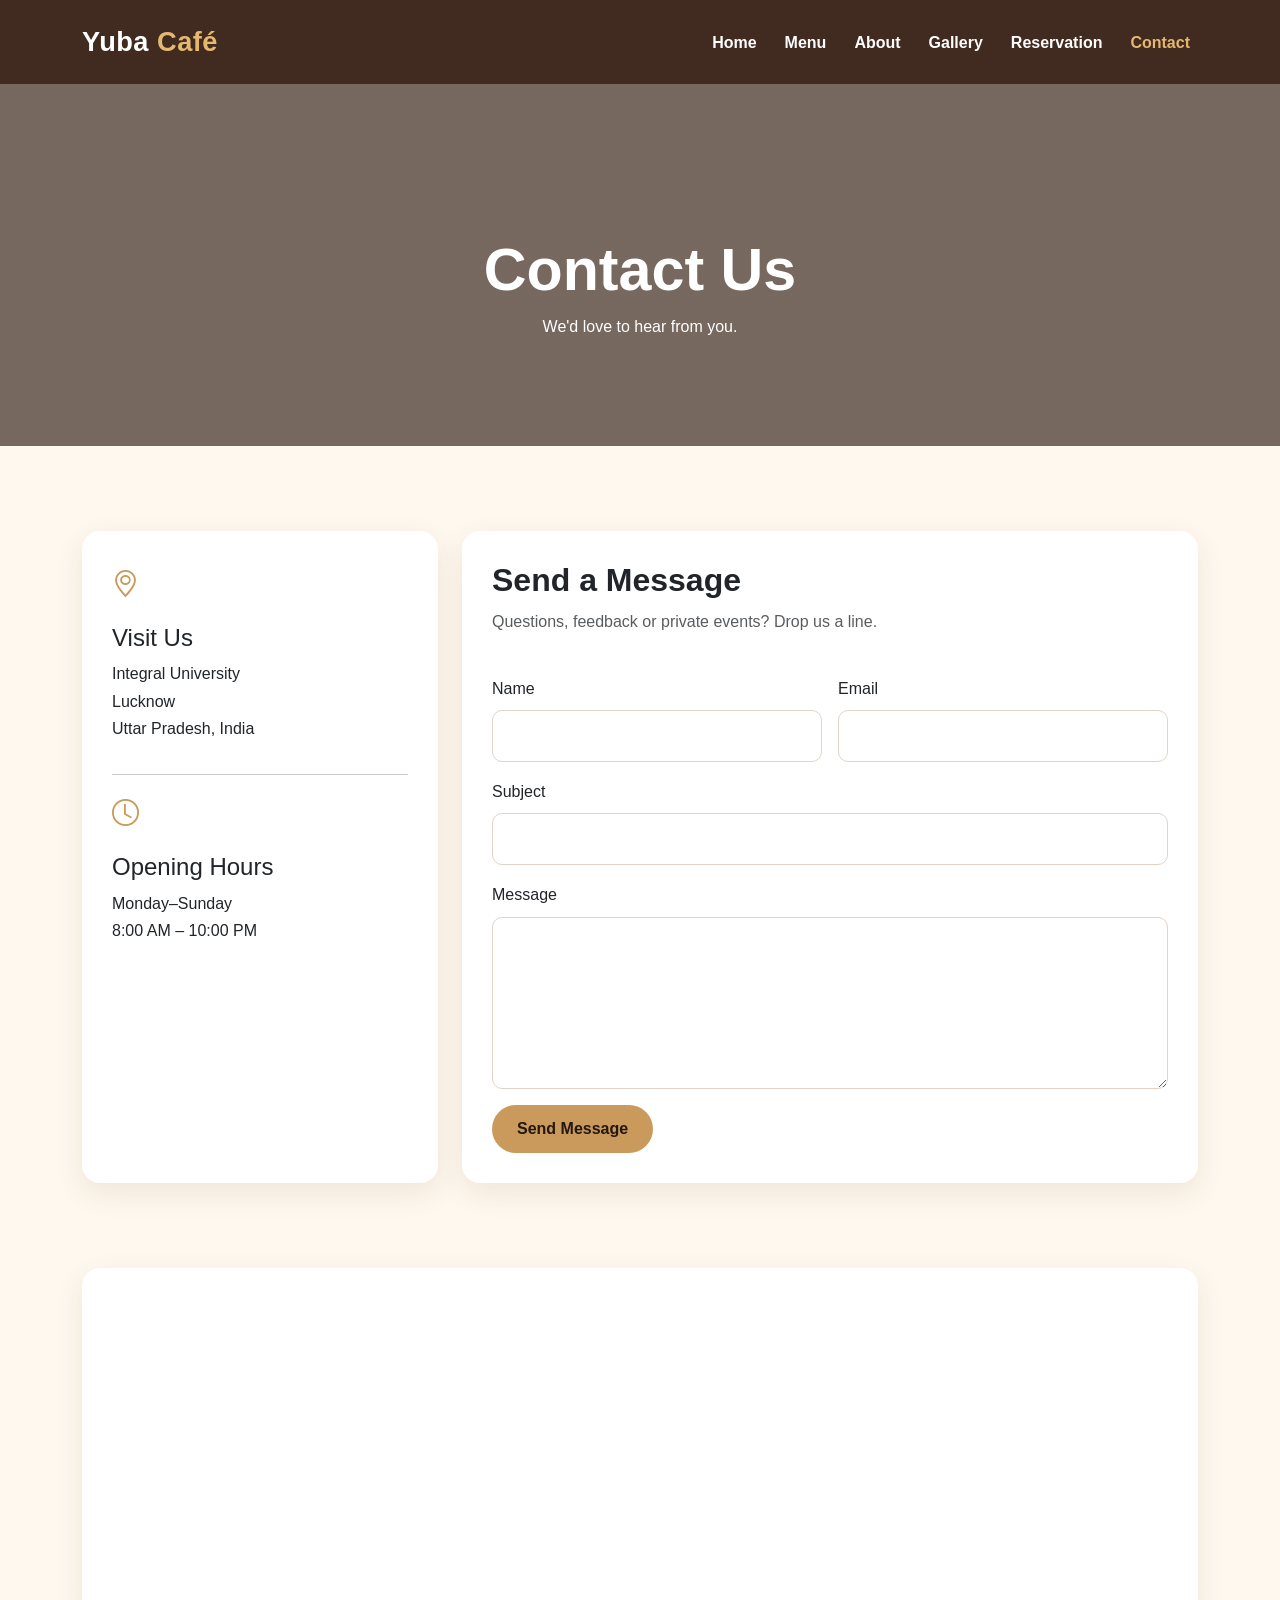
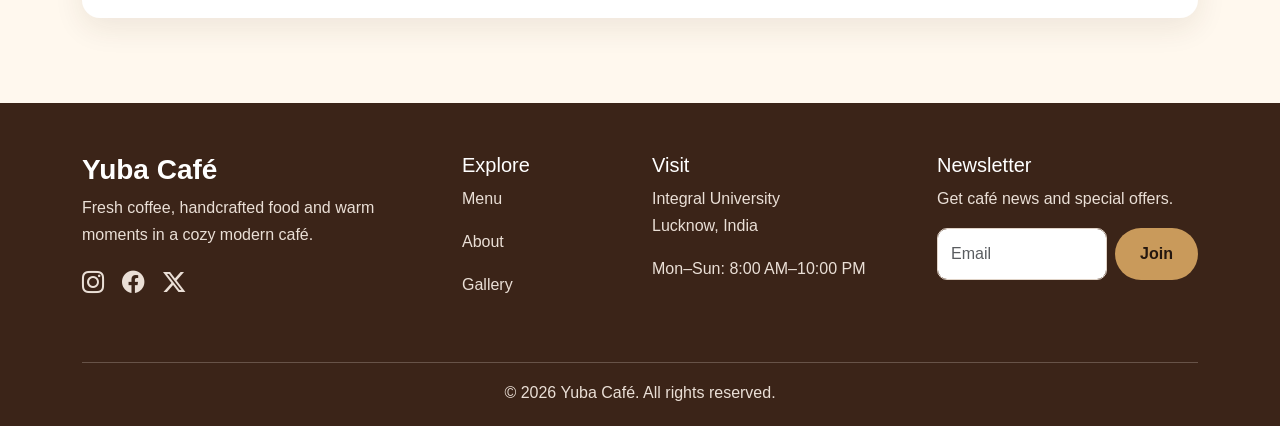
<file: contact.html>
<!doctype html><html lang="en"><head><meta charset="utf-8"><meta name="viewport" content="width=device-width,initial-scale=1"><title>Yuba Café | Contact</title>
<link href="https://cdn.jsdelivr.net/npm/bootstrap@5.3.3/dist/css/bootstrap.min.css" rel="stylesheet">
<link href="https://cdn.jsdelivr.net/npm/bootstrap-icons@1.11.3/font/bootstrap-icons.css" rel="stylesheet">
<link rel="stylesheet" href="css/style.css">
</head><body>

<nav class="navbar navbar-expand-lg navbar-dark sticky-top">
<div class="container">
<a class="navbar-brand" href="index.html">Yuba<span> Café</span></a>
<button class="navbar-toggler" type="button" data-bs-toggle="collapse" data-bs-target="#mainNav">
<span class="navbar-toggler-icon"></span>
</button>
<div class="collapse navbar-collapse" id="mainNav">
<ul class="navbar-nav ms-auto">
<li class="nav-item"><a class="nav-link " href="index.html">Home</a></li>
<li class="nav-item"><a class="nav-link " href="menu.html">Menu</a></li>
<li class="nav-item"><a class="nav-link " href="about.html">About</a></li>
<li class="nav-item"><a class="nav-link " href="gallery.html">Gallery</a></li>
<li class="nav-item"><a class="nav-link " href="reservation.html">Reservation</a></li>
<li class="nav-item"><a class="nav-link active" href="contact.html">Contact</a></li>
</ul>
</div>
</div>
</nav>

<header class="page-hero"><div class="container"><h1>Contact Us</h1><p>We'd love to hear from you.</p></div></header>
<section class="section"><div class="container"><div class="row g-4">
<div class="col-lg-4"><div class="card contact-card"><i class="bi bi-geo-alt contact-icon"></i><h4 class="mt-3">Visit Us</h4><p>Integral University<br>Lucknow<br>Uttar Pradesh, India</p><hr><i class="bi bi-clock contact-icon"></i><h4 class="mt-3">Opening Hours</h4><p>Monday–Sunday<br>8:00 AM – 10:00 PM</p></div></div>
<div class="col-lg-8"><div class="card contact-card"><h2 class="fw-bold">Send a Message</h2><p class="text-muted">Questions, feedback or private events? Drop us a line.</p>
<form id="contactForm" class="row g-3 mt-2"><div class="col-md-6"><label class="form-label">Name</label><input id="contactName" class="form-control" required></div><div class="col-md-6"><label class="form-label">Email</label><input type="email" class="form-control" required></div><div class="col-12"><label class="form-label">Subject</label><input class="form-control" required></div><div class="col-12"><label class="form-label">Message</label><textarea class="form-control" rows="6" required></textarea></div><div class="col-12"><button class="btn btn-coffee" type="submit">Send Message</button></div></form>
</div></div></div></div></section>
<section class="section pt-0"><div class="container"><div class="card overflow-hidden"><iframe title="Yuba Café map" src="https://www.google.com/maps/embed?pb=!1m18!1m12!1m3!1d3556.2759522692913!2d80.99607457561521!3d26.9581592581358!2m3!1f0!2f0!3f0!3m2!1i1024!2i768!4f13.1!3m3!1m2!1s0x399bff2addd9b239%3A0xc21a9bbd557936ec!2sIntegral%20University!5e0!3m2!1sen!2sin!4v1787554326574!5m2!1sen!2sin" width="100%" height="350" style="border:0" loading="lazy"></iframe></div></div></section>

<footer>
<div class="container">
<div class="row g-4">
<div class="col-lg-4">
<h3 class="fw-bold text-white">Yuba Café</h3>
<p>Fresh coffee, handcrafted food and warm moments in a cozy modern café.</p>
<div class="social">
<a href="#"><i class="bi bi-instagram"></i></a>
<a href="#"><i class="bi bi-facebook"></i></a>
<a href="#"><i class="bi bi-twitter-x"></i></a>
</div>
</div>
<div class="col-lg-2 col-6"><h5 class="text-white">Explore</h5><p><a href="menu.html">Menu</a></p><p><a href="about.html">About</a></p><p><a href="gallery.html">Gallery</a></p></div>
<div class="col-lg-3 col-6"><h5 class="text-white">Visit</h5><p>Integral University<br>Lucknow, India</p><p>Mon–Sun: 8:00 AM–10:00 PM</p></div>
<div class="col-lg-3"><h5 class="text-white">Newsletter</h5><p>Get café news and special offers.</p><form id="newsletterForm" class="d-flex gap-2"><input class="form-control" type="email" placeholder="Email" required><button class="btn btn-coffee">Join</button></form></div>
</div>
<hr class="mt-5">
<p class="text-center mb-0">© <span id="year"></span> Yuba Café. All rights reserved.</p>
</div>
</footer>

<div class="toast-container position-fixed bottom-0 end-0 p-3">
<div id="siteToast" class="toast" role="alert">
<div class="toast-header">
<strong class="me-auto">Yuba Café</strong><button class="btn-close" data-bs-dismiss="toast"></button>
</div>
<div class="toast-body" id="toastText"></div>
</div>
</div>

<script src="https://cdn.jsdelivr.net/npm/bootstrap@5.3.3/dist/js/bootstrap.bundle.min.js"></script>
<script src="js/script.js"></script>
</body></html>
</file>
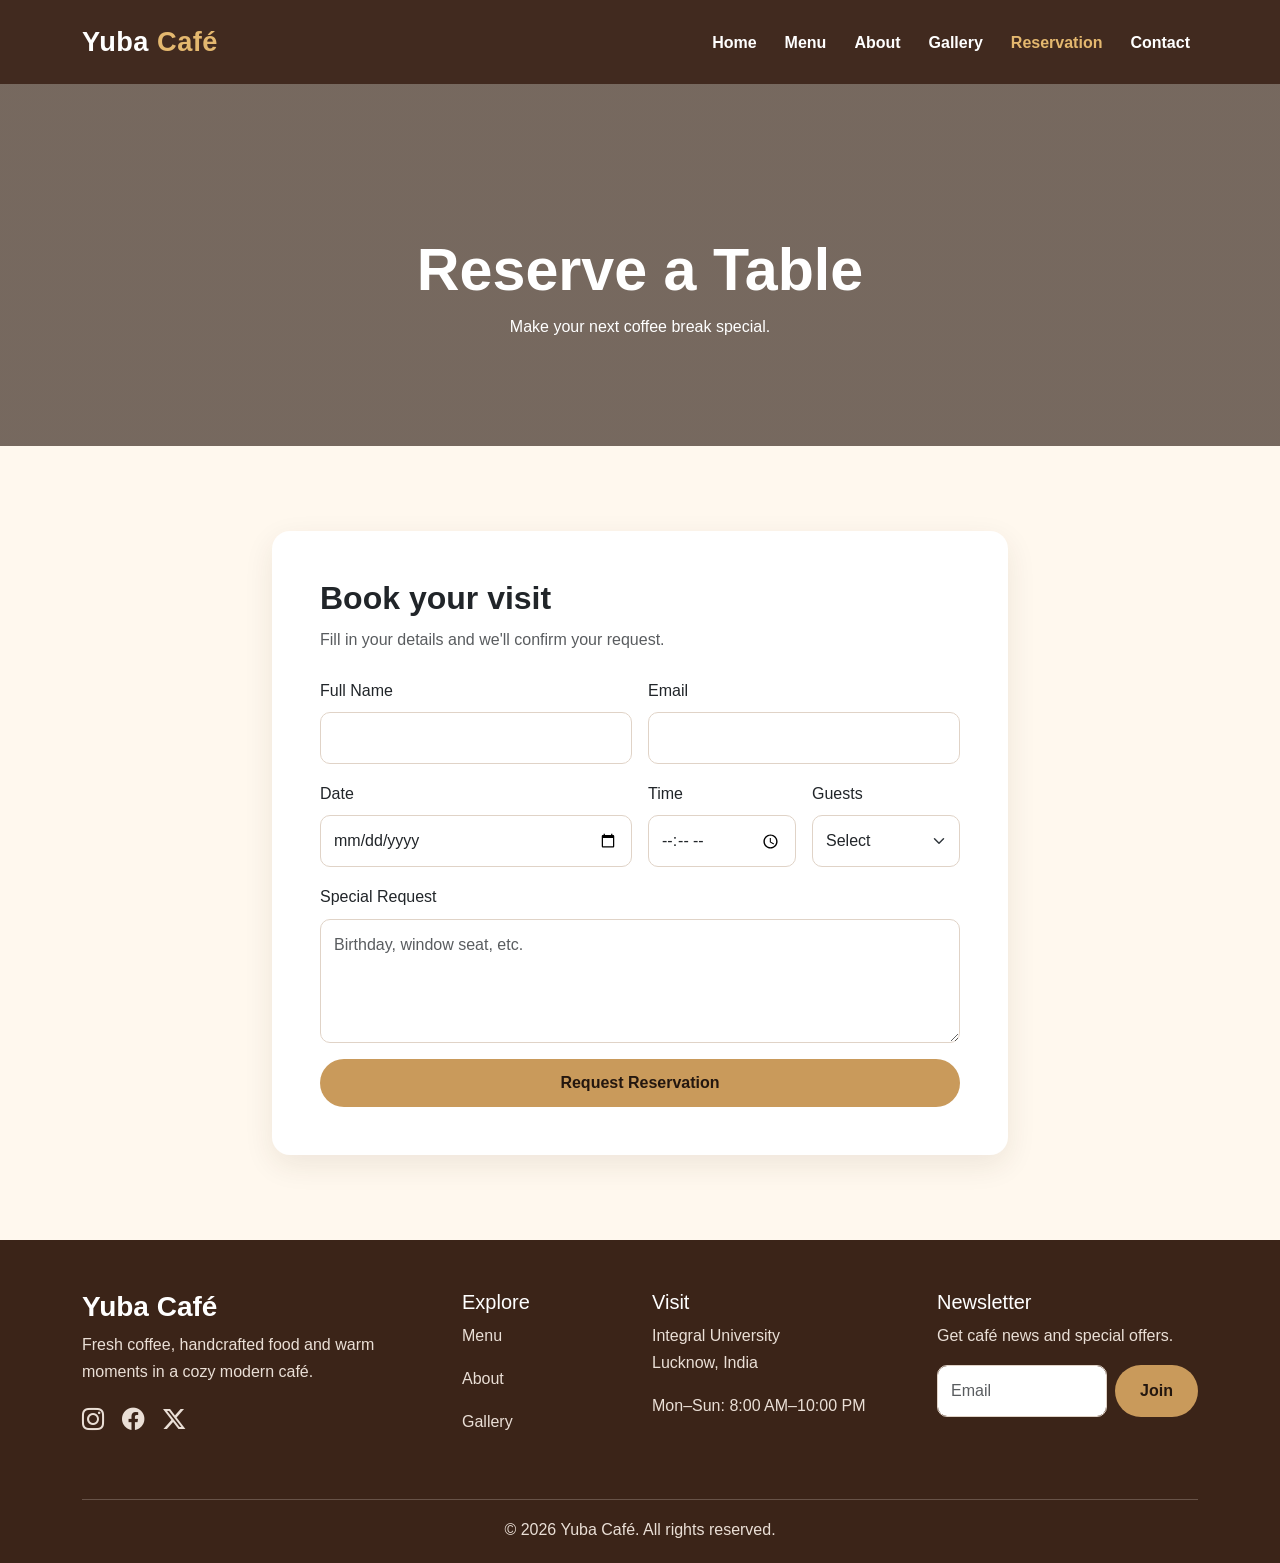
<file: reservation.html>
<!doctype html><html lang="en"><head><meta charset="utf-8"><meta name="viewport" content="width=device-width,initial-scale=1"><title>Yuba Café | Reservation</title>
<link href="https://cdn.jsdelivr.net/npm/bootstrap@5.3.3/dist/css/bootstrap.min.css" rel="stylesheet">
<link href="https://cdn.jsdelivr.net/npm/bootstrap-icons@1.11.3/font/bootstrap-icons.css" rel="stylesheet">
<link rel="stylesheet" href="css/style.css">
</head><body>

<nav class="navbar navbar-expand-lg navbar-dark sticky-top">
<div class="container">
<a class="navbar-brand" href="index.html">Yuba<span> Café</span></a>
<button class="navbar-toggler" type="button" data-bs-toggle="collapse" data-bs-target="#mainNav">
<span class="navbar-toggler-icon"></span>
</button>
<div class="collapse navbar-collapse" id="mainNav">
<ul class="navbar-nav ms-auto">
<li class="nav-item"><a class="nav-link " href="index.html">Home</a></li>
<li class="nav-item"><a class="nav-link " href="menu.html">Menu</a></li>
<li class="nav-item"><a class="nav-link " href="about.html">About</a></li>
<li class="nav-item"><a class="nav-link " href="gallery.html">Gallery</a></li>
<li class="nav-item"><a class="nav-link active" href="reservation.html">Reservation</a></li>
<li class="nav-item"><a class="nav-link " href="contact.html">Contact</a></li>
</ul>
</div>
</div>
</nav>

<header class="page-hero"><div class="container"><h1>Reserve a Table</h1><p>Make your next coffee break special.</p></div></header>
<section class="section"><div class="container"><div class="row justify-content-center"><div class="col-lg-8">
<div class="card p-4 p-md-5"><h2 class="fw-bold mb-2">Book your visit</h2><p class="text-muted mb-4">Fill in your details and we'll confirm your request.</p>
<form id="reservationForm"><div class="row g-3">
<div class="col-md-6"><label class="form-label">Full Name</label><input id="name" class="form-control" required></div>
<div class="col-md-6"><label class="form-label">Email</label><input type="email" class="form-control" required></div>
<div class="col-md-6"><label class="form-label">Date</label><input id="date" type="date" class="form-control" required></div>
<div class="col-md-3"><label class="form-label">Time</label><input type="time" class="form-control" required></div>
<div class="col-md-3"><label class="form-label">Guests</label><select id="guests" class="form-select" required><option value="">Select</option><option>1</option><option>2</option><option>3</option><option>4</option><option>5</option><option>6+</option></select></div>
<div class="col-12"><label class="form-label">Special Request</label><textarea class="form-control" rows="4" placeholder="Birthday, window seat, etc."></textarea></div>
<div class="col-12"><button class="btn btn-coffee w-100" type="submit">Request Reservation</button></div>
</div></form></div></div></div></div></section>

<footer>
<div class="container">
<div class="row g-4">
<div class="col-lg-4">
<h3 class="fw-bold text-white">Yuba Café</h3>
<p>Fresh coffee, handcrafted food and warm moments in a cozy modern café.</p>
<div class="social">
<a href="#"><i class="bi bi-instagram"></i></a>
<a href="#"><i class="bi bi-facebook"></i></a>
<a href="#"><i class="bi bi-twitter-x"></i></a>
</div>
</div>
<div class="col-lg-2 col-6"><h5 class="text-white">Explore</h5><p><a href="menu.html">Menu</a></p><p><a href="about.html">About</a></p><p><a href="gallery.html">Gallery</a></p></div>
<div class="col-lg-3 col-6"><h5 class="text-white">Visit</h5><p>Integral University<br>Lucknow, India</p><p>Mon–Sun: 8:00 AM–10:00 PM</p></div>
<div class="col-lg-3"><h5 class="text-white">Newsletter</h5><p>Get café news and special offers.</p><form id="newsletterForm" class="d-flex gap-2"><input class="form-control" type="email" placeholder="Email" required><button class="btn btn-coffee">Join</button></form></div>
</div>
<hr class="mt-5">
<p class="text-center mb-0">© <span id="year"></span> Yuba Café. All rights reserved.</p>
</div>
</footer>

<div class="toast-container position-fixed bottom-0 end-0 p-3">
<div id="siteToast" class="toast" role="alert">
<div class="toast-header">
<strong class="me-auto">Yuba Café</strong><button class="btn-close" data-bs-dismiss="toast"></button>
</div>
<div class="toast-body" id="toastText"></div>
</div>
</div>

<script src="https://cdn.jsdelivr.net/npm/bootstrap@5.3.3/dist/js/bootstrap.bundle.min.js"></script>
<script src="js/script.js"></script>
</body></html>
</file>
<file: css/style.css>
:root{
  --coffee:#5a3825;
  --coffee-dark:#3b2418;
  --cream:#fff8ee;
  --gold:#c99a5b;
  --text:#33261e;
  --muted:#78695f;
  --white:#fff;
}
*{box-sizing:border-box}
html{scroll-behavior:smooth}
body{
  font-family:Arial,Helvetica,sans-serif;
  color:var(--text);
  background:var(--cream);
  line-height:1.7;
}
.navbar{
  background:rgba(59,36,24,.97);
  padding:14px 0;
}
.navbar-brand{font-size:1.7rem;font-weight:800;letter-spacing:.5px;color:#fff!important}
.navbar-brand span{color:#e4b86f}
.nav-link{color:#fff!important;font-weight:600;margin-left:12px}
.nav-link:hover,.nav-link.active{color:#e4b86f!important}
.hero{
  min-height:88vh;
  display:flex;
  align-items:center;
  background:
    linear-gradient(rgba(40,24,15,.58),rgba(40,24,15,.58)),
    url("https://images.unsplash.com/photo-1495474472287-4d71bcdd2085?auto=format&fit=crop&w=1800&q=85") center/cover;
  color:#fff;
}
.hero h1{font-size:clamp(3rem,7vw,6rem);font-weight:800;line-height:1}
.hero p{font-size:1.2rem;max-width:650px;color:#f5eee7}
.btn-coffee{background:var(--gold);border:0;color:#24170f;font-weight:700;padding:12px 25px;border-radius:30px}
.btn-coffee:hover{background:#e3b875;color:#24170f}
.btn-outline-light{border-radius:30px;padding:11px 25px}
.section{padding:85px 0}
.section-title{text-align:center;margin-bottom:50px}
.section-title h2{font-size:2.5rem;font-weight:800}
.section-title p{color:var(--muted)}
.card{
  border:0;border-radius:18px;overflow:hidden;
  box-shadow:0 10px 30px rgba(68,43,27,.09);
  background:#fff;
}
.food-card img{height:220px;object-fit:cover}
.food-card .card-body{padding:22px}
.price{color:var(--coffee);font-weight:800;font-size:1.1rem}
.feature-box{text-align:center;padding:30px;border-radius:18px;background:#fff}
.feature-icon{font-size:2.5rem;color:var(--gold);margin-bottom:15px}
.page-hero{
  padding:150px 0 90px;
  color:#fff;text-align:center;
  background:linear-gradient(rgba(45,27,18,.65),rgba(45,27,18,.65)),
  url("https://images.unsplash.com/photo-1445116572660-236099ec97a0?auto=format&fit=crop&w=1800&q=85") center/cover;
}
.page-hero h1{font-size:3.7rem;font-weight:800}
.menu-filter .btn{border-radius:30px;margin:5px}
.menu-item{transition:.3s}
.menu-item.hide{display:none}
.gallery-item{height:280px;overflow:hidden;border-radius:18px}
.gallery-item img{width:100%;height:100%;object-fit:cover;transition:.5s}
.gallery-item:hover img{transform:scale(1.08)}
.about-img{border-radius:22px;width:100%;height:480px;object-fit:cover}
.stat{padding:25px;text-align:center}
.stat h3{font-size:2.3rem;color:var(--coffee);font-weight:800}
.form-control,.form-select{padding:13px;border-radius:10px;border:1px solid #e0d3c7}
.form-control:focus,.form-select:focus{border-color:var(--gold);box-shadow:0 0 0 .2rem rgba(201,154,91,.15)}
.contact-card{padding:30px;height:100%}
.contact-icon{font-size:1.7rem;color:var(--gold)}
footer{background:var(--coffee-dark);color:#eadfd6;padding:50px 0 20px}
footer a{color:#eadfd6;text-decoration:none}
footer a:hover{color:#e4b86f}
.social a{font-size:1.4rem;margin-right:14px}
.toast-container{z-index:9999}
@media(max-width:767px){
  .hero{min-height:78vh}
  .hero h1{font-size:3.2rem}
  .page-hero h1{font-size:2.7rem}
  .section{padding:60px 0}
}
</file>
